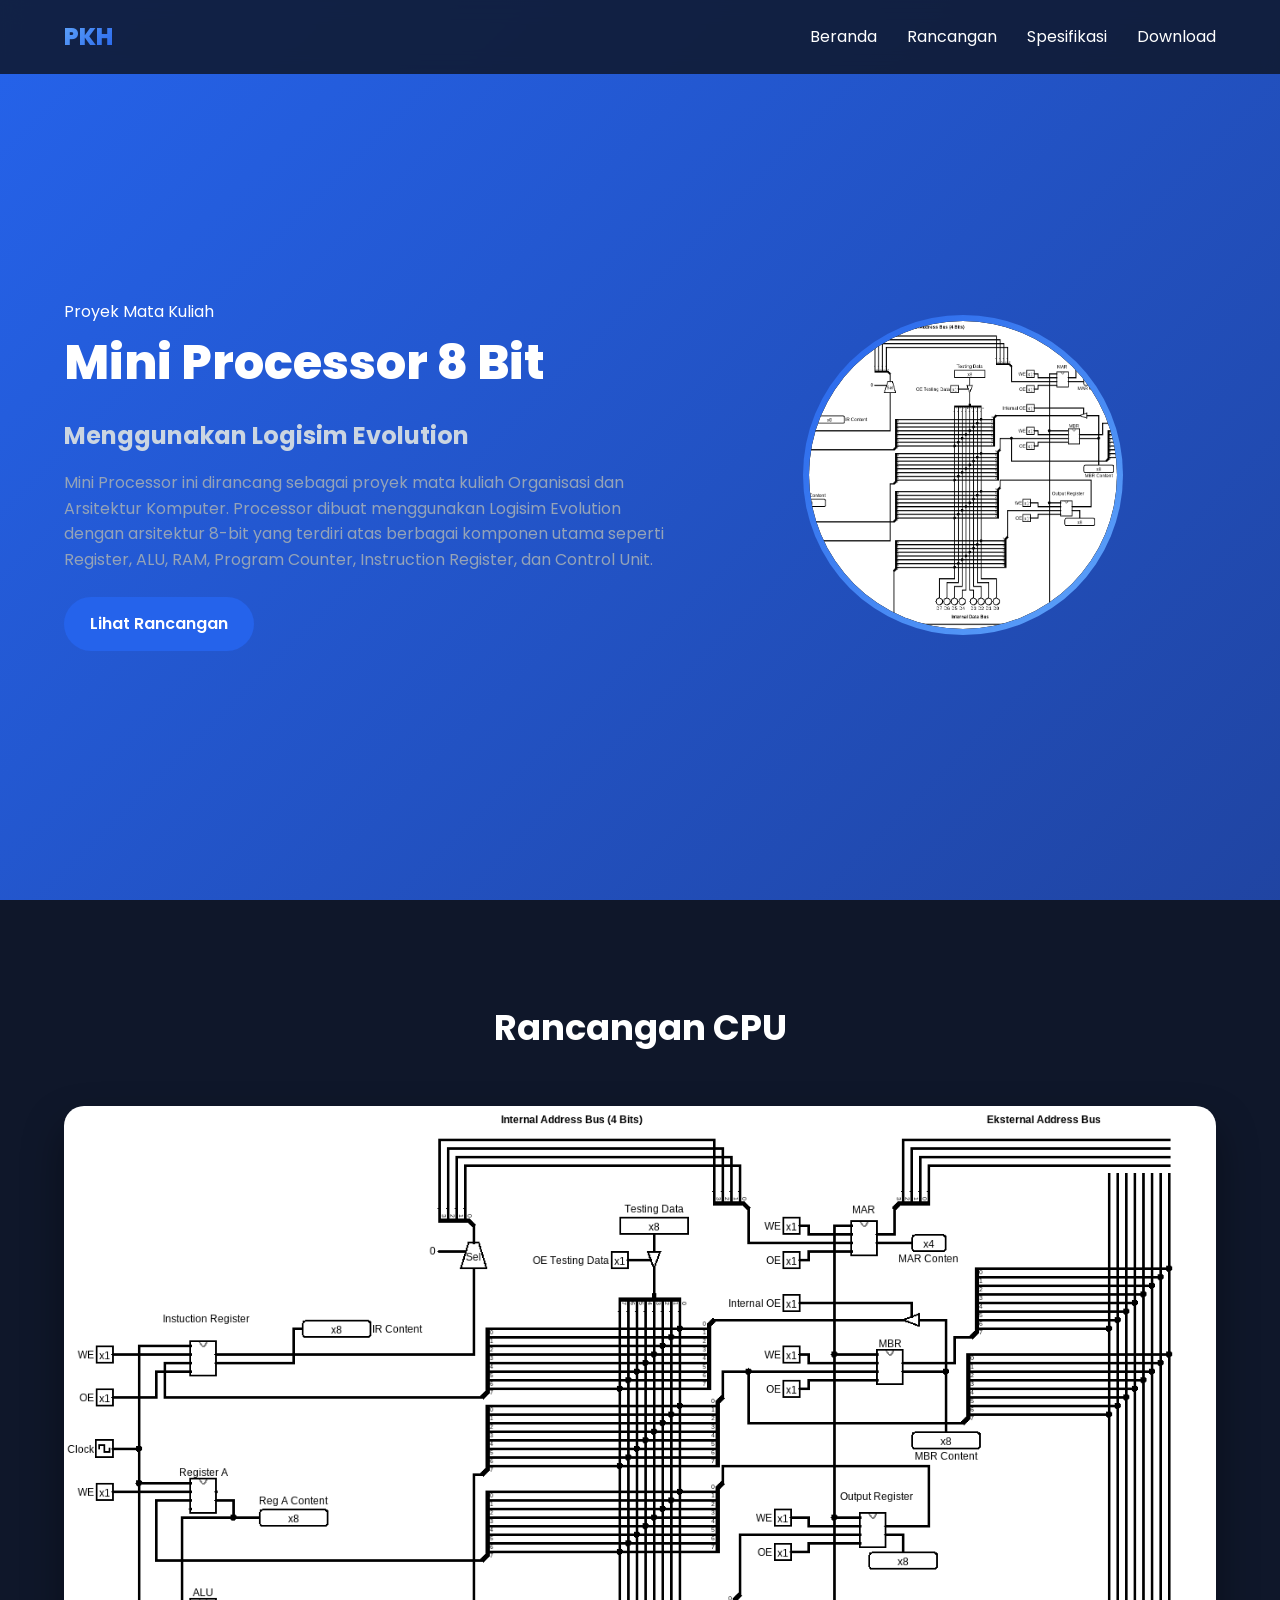
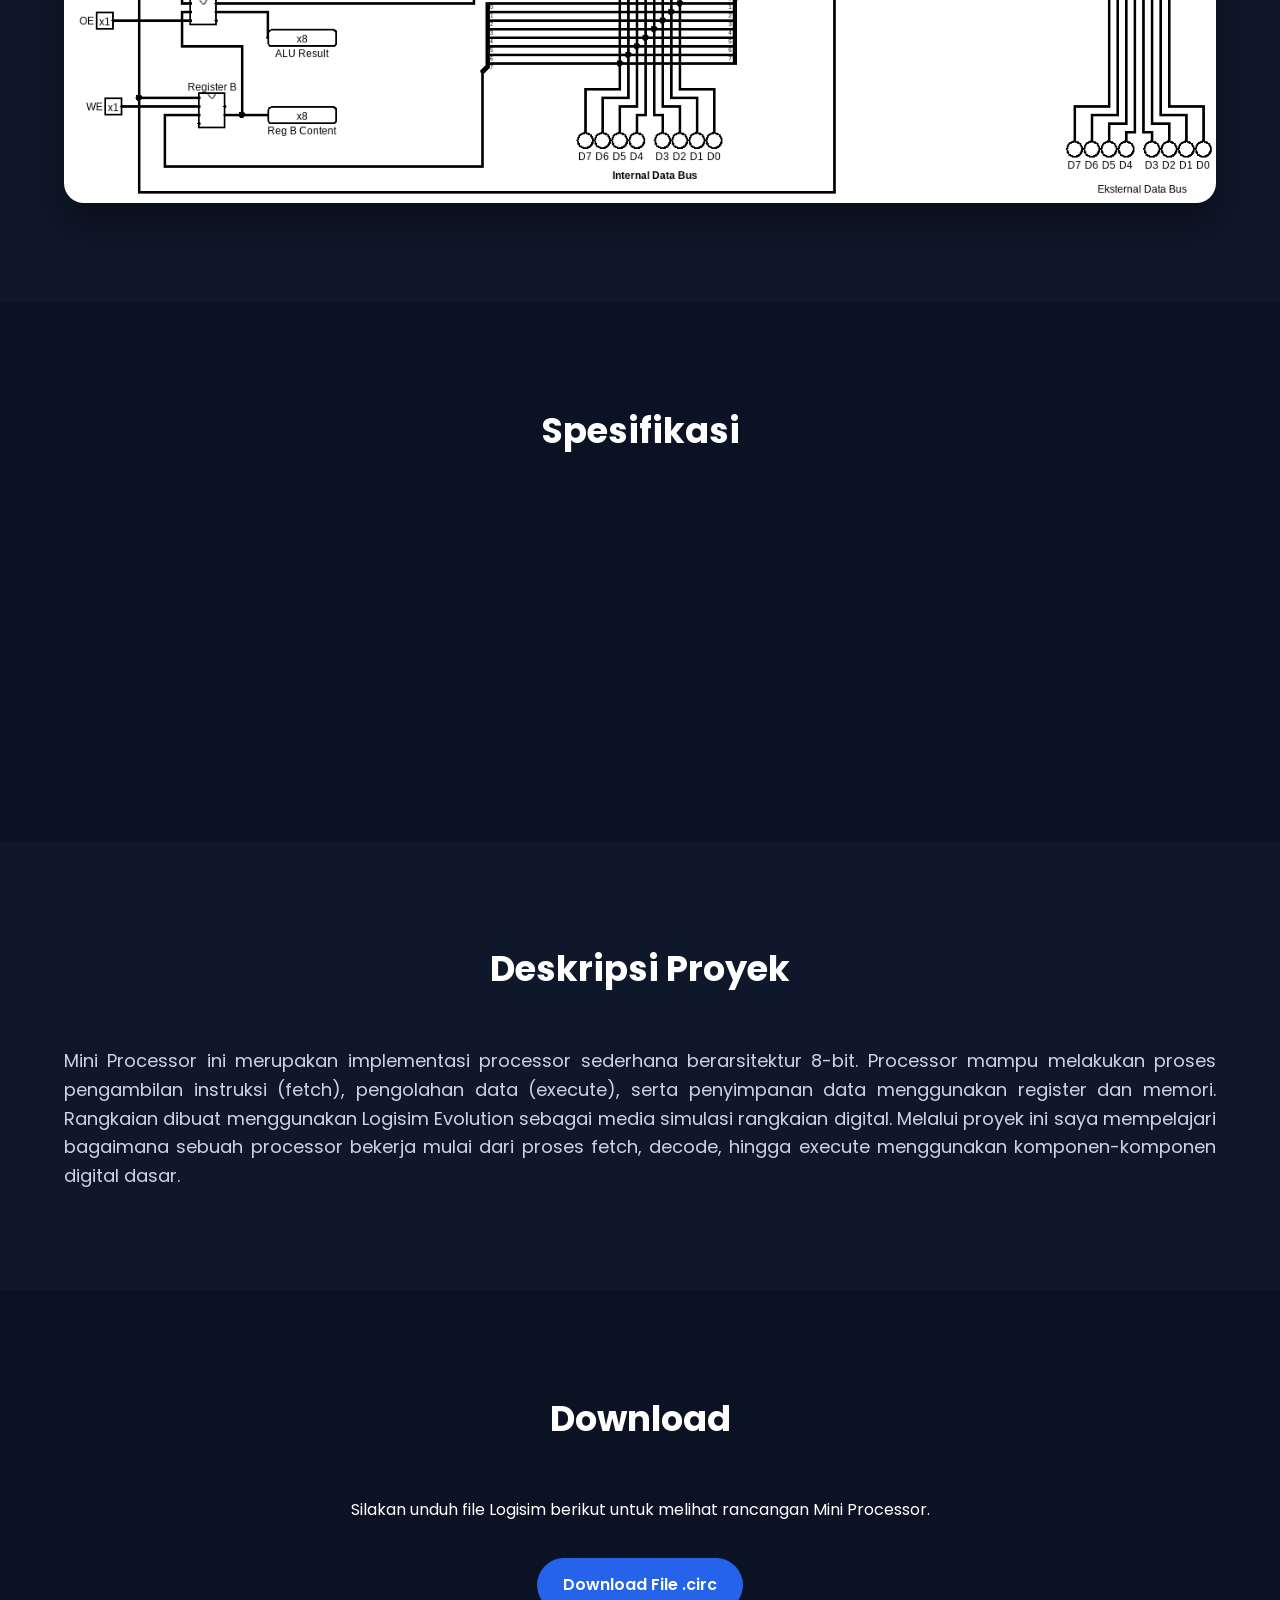
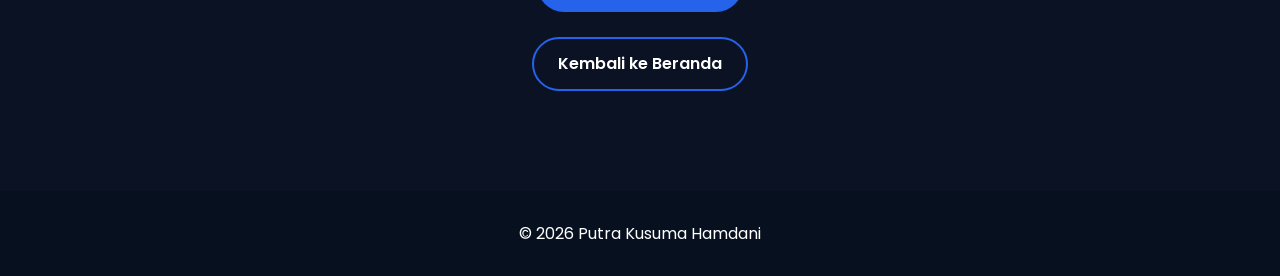
<file: detail-cpu.html>
<!DOCTYPE html>
<html lang="id">

<head>

    <meta charset="UTF-8">

    <meta name="viewport"
          content="width=device-width, initial-scale=1.0">

    <title>
        Mini Processor 8 Bit | Putra Kusuma Hamdani
    </title>

    <link rel="preconnect"
          href="https://fonts.googleapis.com">

    <link rel="preconnect"
          href="https://fonts.gstatic.com"
          crossorigin>

    <link href="https://fonts.googleapis.com/css2?family=Poppins:wght@300;400;500;600;700;800&display=swap"
          rel="stylesheet">

    <link rel="stylesheet"
          href="style.css">

</head>

<body>



<header class="navbar">

<div class="container nav-container">

<a href="index.html"
class="logo">

PKH

</a>

<nav>

<ul class="nav-menu">

<li>

<a href="index.html">

Beranda

</a>

</li>

<li>

<a href="#gambar">

Rancangan

</a>

</li>

<li>

<a href="#spesifikasi">

Spesifikasi

</a>

</li>

<li>

<a href="#download">

Download

</a>

</li>

</ul>

</nav>

</div>

</header>




<section
class="hero">

<div
class="container hero-container">

<div
class="hero-text">

<p
class="hero-greeting">

Proyek Mata Kuliah

</p>

<h1
class="hero-name">

Mini Processor 8 Bit

</h1>

<h2
class="hero-sub">

Menggunakan Logisim Evolution

</h2>

<p
class="hero-desc">

Mini Processor ini dirancang sebagai
proyek mata kuliah Organisasi dan
Arsitektur Komputer.

Processor dibuat menggunakan
Logisim Evolution dengan arsitektur
8-bit yang terdiri atas berbagai
komponen utama seperti Register,
ALU, RAM, Program Counter,
Instruction Register, dan Control Unit.

</p>

<a
href="#gambar"
class="btn btn-primary">

Lihat Rancangan

</a>

</div>

<div
class="hero-image">

<div
class="profile-ring">

<div
class="profile-photo">

<img
src="img/cpu.png"
alt="Mini Processor">

</div>

</div>

</div>

</div>

</section>





<section
class="section"
id="gambar">

<div
class="container">

<h2
class="section-title">

Rancangan CPU

</h2>

<img

src="img/cpu.png"

alt="Mini Processor"

style="

width:100%;
border-radius:20px;
box-shadow:0 20px 40px rgba(0,0,0,.4);

">

</div>

</section>






<section
class="section section-alt"
id="spesifikasi">

<div
class="container">

<h2
class="section-title">

Spesifikasi

</h2>

<div
class="skills-grid">

<div
class="skill-card">

<h3>

Arsitektur

</h3>

<p>

8 Bit Processor

</p>

</div>

<div
class="skill-card">

<h3>

Software

</h3>

<p>

Logisim Evolution

</p>

</div>

<div
class="skill-card">

<h3>

Komponen

</h3>

<p>

Register

</p>

</div>

<div
class="skill-card">

<h3>

Komponen

</h3>

<p>

Arithmetic Logic Unit

(ALU)

</p>

</div>

<div
class="skill-card">

<h3>

Komponen

</h3>

<p>

Program Counter

</p>

</div>

<div
class="skill-card">

<h3>

Komponen

</h3>

<p>

RAM

</p>

</div>

<div
class="skill-card">

<h3>

Komponen

</h3>

<p>

Instruction Register

</p>

</div>

<div
class="skill-card">

<h3>

Komponen

</h3>

<p>

Control Unit

</p>

</div>

</div>

</div>

</section>






<section
class="section">

<div
class="container">

<h2
class="section-title">

Deskripsi Proyek

</h2>

<p
style="font-size:18px;
color:#cbd5e1;
text-align:justify;">

Mini Processor ini merupakan implementasi
processor sederhana berarsitektur 8-bit.

Processor mampu melakukan proses
pengambilan instruksi (fetch),
pengolahan data (execute),
serta penyimpanan data menggunakan
register dan memori.

Rangkaian dibuat menggunakan
Logisim Evolution sebagai media
simulasi rangkaian digital.

Melalui proyek ini saya mempelajari
bagaimana sebuah processor bekerja
mulai dari proses fetch, decode,
hingga execute menggunakan
komponen-komponen digital dasar.

</p>

</div>

</section>







<section
class="section section-alt"
id="download">

<div
class="container">

<h2
class="section-title">

Download

</h2>

<p
style="text-align:center;
margin-bottom:35px;">

Silakan unduh file Logisim
berikut untuk melihat
rancangan Mini Processor.

</p>

<div
style="text-align:center;">

<a

href="cpu.circ"

download

class="btn btn-primary">

Download File .circ

</a>

<br><br>

<a

href="index.html"

class="btn btn-outline">

Kembali ke Beranda

</a>

</div>

</div>

</section>





<footer
class="footer">

<div
class="container">

<p
style="text-align:center;">

© 2026
Putra Kusuma Hamdani

</p>

</div>

</footer>

</body>

</html>
</file>
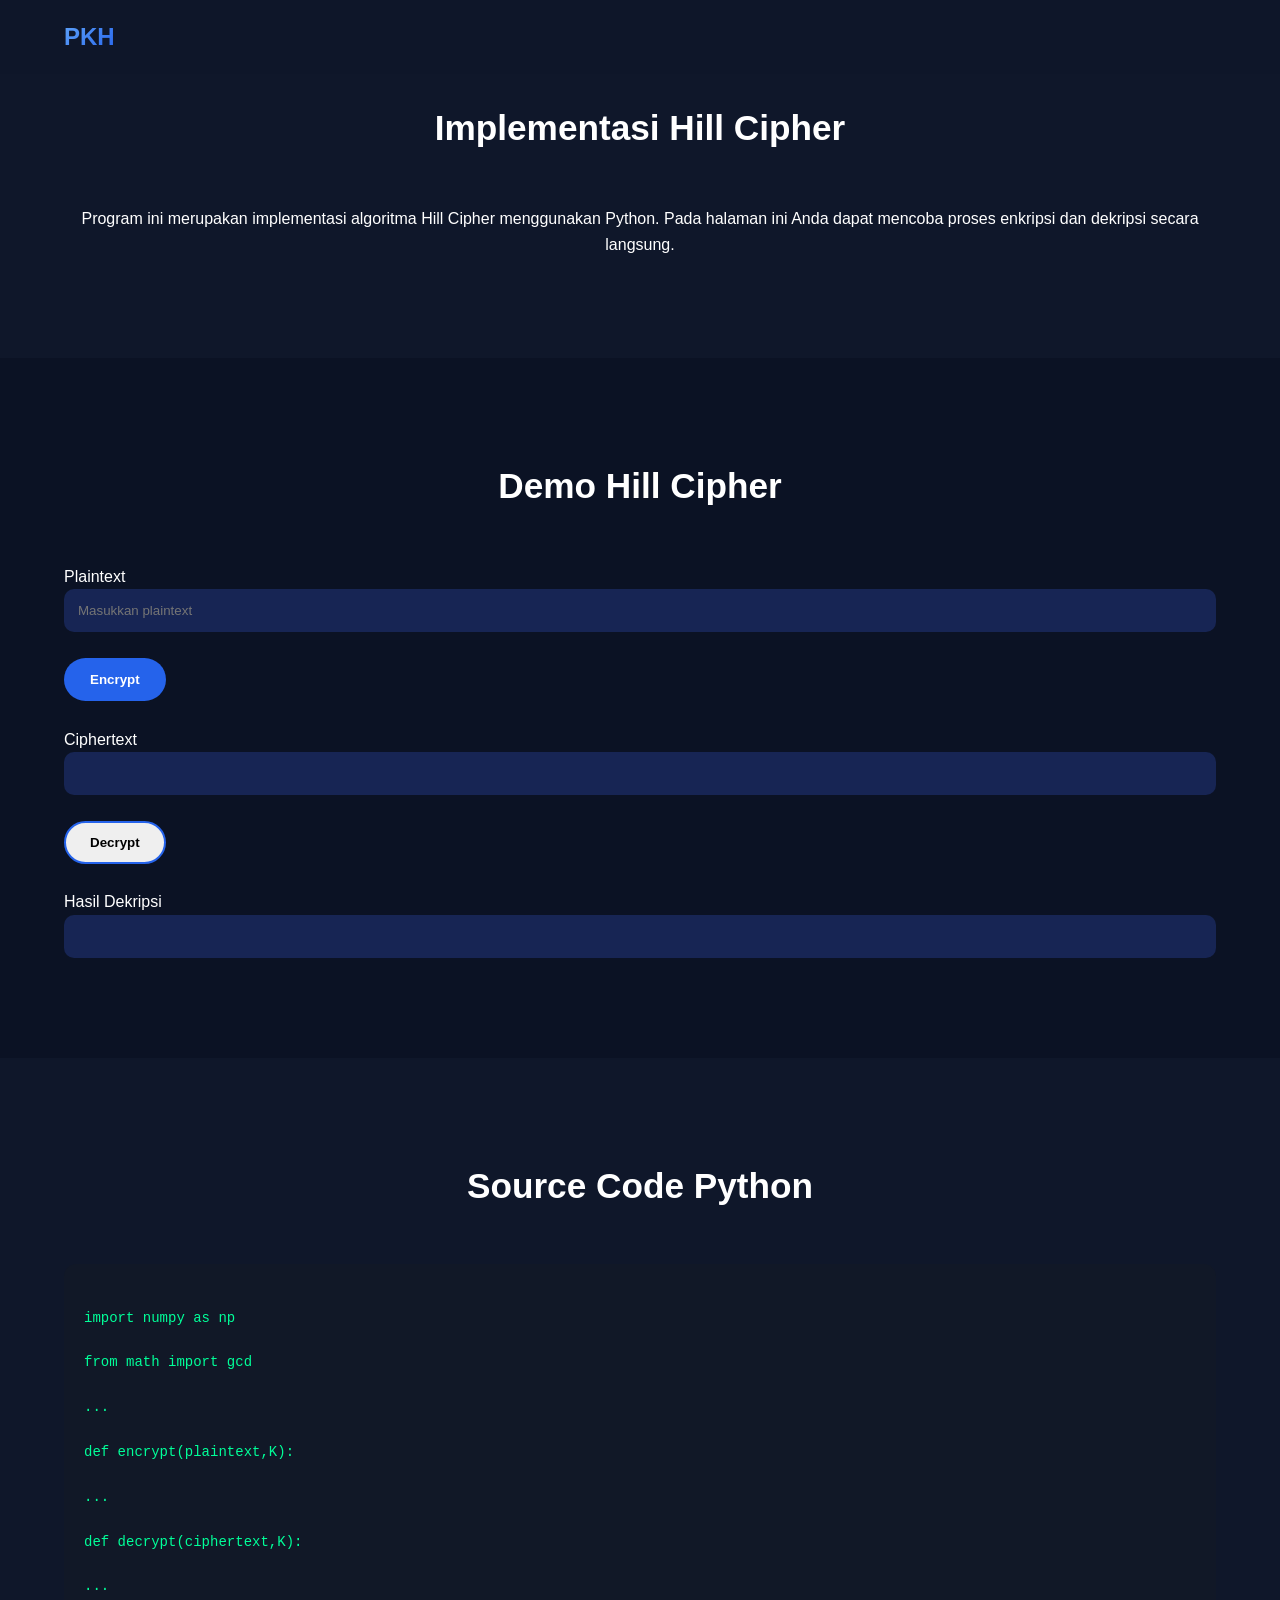
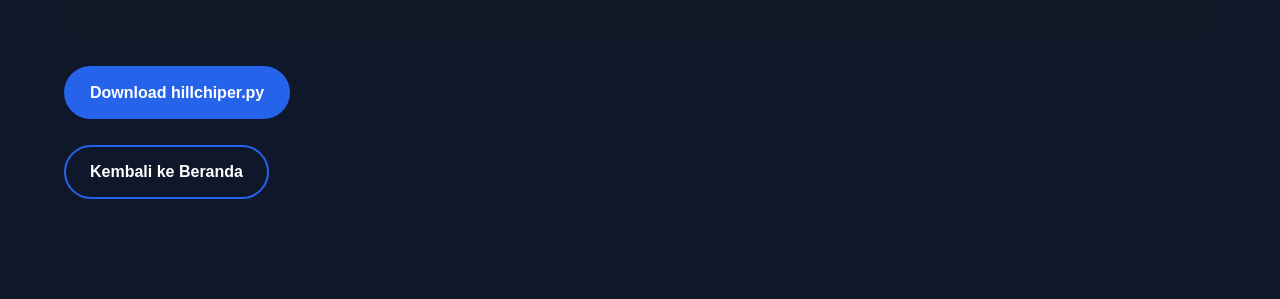
<file: detail-hc.html>
<!DOCTYPE html>
<html lang="id">

<head>

<meta charset="UTF-8">

<meta name="viewport"
content="width=device-width, initial-scale=1.0">

<title>Implementasi Hill Cipher</title>

<link rel="stylesheet" href="style.css">

</head>

<body>

<header class="navbar">

<div class="container nav-container">

<a href="index.html" class="logo">
PKH
</a>

</div>

</header>


<section class="section">

<div class="container">

<h1 class="section-title">

Implementasi Hill Cipher

</h1>

<p style="text-align:center;">

Program ini merupakan implementasi algoritma
Hill Cipher menggunakan Python.

Pada halaman ini Anda dapat mencoba
proses enkripsi dan dekripsi secara langsung.

</p>

</div>

</section>



<section class="section section-alt">

<div class="container">

<h2 class="section-title">

Demo Hill Cipher

</h2>


<label>

Plaintext

</label>

<input
type="text"
id="plain"
placeholder="Masukkan plaintext">


<br><br>


<button
class="btn btn-primary"
onclick="encrypt()">

Encrypt

</button>


<br><br>

<label>

Ciphertext

</label>

<input
type="text"
id="cipher"
readonly>

<br><br>

<button
class="btn btn-outline"
onclick="decrypt()">

Decrypt

</button>

<br><br>

<label>

Hasil Dekripsi

</label>

<input
type="text"
id="hasil"
readonly>

</div>

</section>



<section class="section">

<div class="container">

<h2 class="section-title">

Source Code Python

</h2>

<pre
style="
background:#111827;
padding:20px;
border-radius:12px;
overflow:auto;
color:#00ff99;
">

import numpy as np

from math import gcd

...

def encrypt(plaintext,K):

...

def decrypt(ciphertext,K):

...

</pre>

<br>

<a

href="hillchiper.py"

download

class="btn btn-primary">

Download hillchiper.py

</a>

<br><br>

<a

href="index.html"

class="btn btn-outline">

Kembali ke Beranda

</a>

</div>

</section>



<script>

const key = [

[3,3],

[2,5]

];

const inv = [

[15,17],

[20,9]

];

function textToNumbers(text){

text=text.toUpperCase().replace(/[^A-Z]/g,'');

let arr=[];

for(let i=0;i<text.length;i++){

arr.push(text.charCodeAt(i)-65);

}

while(arr.length%2!==0)

arr.push(23);

return arr;

}

function numbersToText(arr){

return arr.map(n=>String.fromCharCode((n%26)+65)).join('');

}

function encrypt(){

let nums=textToNumbers(

document.getElementById("plain").value

);

let hasil=[];

for(let i=0;i<nums.length;i+=2){

let a=nums[i];

let b=nums[i+1];

hasil.push((3*a+3*b)%26);

hasil.push((2*a+5*b)%26);

}

document.getElementById("cipher").value=

numbersToText(hasil);

}

function decrypt(){

let nums=textToNumbers(

document.getElementById("cipher").value

);

let hasil=[];

for(let i=0;i<nums.length;i+=2){

let a=nums[i];

let b=nums[i+1];

hasil.push((15*a+17*b)%26);

hasil.push((20*a+9*b)%26);

}

document.getElementById("hasil").value=

numbersToText(hasil);

}

</script>

</body>

</html>
</file>
<file: style.css>
/* ==========================================================
   Portfolio - Putra Kusuma Hamdani
   Pure CSS3 — Modern
========================================================== */

*{margin:0;padding:0;box-sizing:border-box}
html{scroll-behavior:smooth}
body{
font-family:'Poppins',sans-serif;
background:#0F172A;
color:#fff;
line-height:1.6;
overflow-x:hidden;
}
a{text-decoration:none;color:inherit}
ul{list-style:none}
img{max-width:100%;display:block}
.container{width:90%;max-width:1180px;margin:auto}

/* BUTTON */
.btn{
display:inline-block;
padding:12px 24px;
border-radius:50px;
font-weight:600;
transition:.3s;
border:2px solid transparent;
}
.btn-primary{
background:#2563EB;
color:#fff;
}
.btn-primary:hover{
background:#1D4ED8;
}
.btn-outline{
border:2px solid #2563EB;
}
.btn-outline:hover{
background:#2563EB;
}
.btn-small{
padding:8px 18px;
background:#2563EB;
color:#fff;
border-radius:30px;
}

/* NAVBAR */
.navbar{
position:fixed;
top:0;
left:0;
width:100%;
padding:18px 0;
background:rgba(15,23,42,.85);
backdrop-filter:blur(10px);
z-index:999;
transition:.3s;
}
.navbar.scrolled{
box-shadow:0 5px 20px rgba(0,0,0,.35);
}
.nav-container{
display:flex;
justify-content:space-between;
align-items:center;
}
.logo{
font-size:1.5rem;
font-weight:800;
background:linear-gradient(135deg,#60A5FA,#2563EB);
-webkit-background-clip:text;
color:transparent;
}
.nav-menu{display:flex;gap:30px}

/* HERO */
.hero{
min-height:100vh;
display:flex;
align-items:center;
padding:120px 0 70px;
background:linear-gradient(-45deg,#0F172A,#1E293B,#1E3A8A,#2563EB);
background-size:400% 400%;
animation:bg 15s infinite;
}
@keyframes bg{
0%{background-position:0 50%}
50%{background-position:100% 50%}
100%{background-position:0 50%}
}
.hero-container{
display:grid;
grid-template-columns:1.2fr 1fr;
gap:40px;
align-items:center;
}
.hero-name{
font-size:3rem;
font-weight:800;
}
.hero-sub{color:#cbd5e1;margin:15px 0}
.hero-desc{color:#94A3B8;margin-bottom:25px}
.hero-buttons{display:flex;gap:15px}

.profile-ring{
width:320px;
height:320px;
border-radius:50%;
padding:6px;
background:linear-gradient(135deg,#2563EB,#60A5FA);
margin:auto;
}
.profile-photo{
width:100%;
height:100%;
border-radius:50%;
overflow:hidden;
background:#111827;
}
.profile-photo img{
width:100%;
height:100%;
object-fit:cover;
border-radius:50%;
display:block;
}

/* SECTION */
.section{padding:100px 0}
.section-alt{background:#0B1224}
.section-title{
text-align:center;
font-size:2.2rem;
margin-bottom:50px;
}

/* ABOUT */
.about-grid{
display:grid;
grid-template-columns:1fr 1.4fr;
gap:40px;
align-items:center;
}
.about-photo{
border-radius:24px;
overflow:hidden;
box-shadow:0 10px 30px rgba(0,0,0,.3);
}
.about-photo img{
width:100%;
height:100%;
object-fit:cover;
display:block;
}
.about-text p{color:#94A3B8;margin-bottom:15px}
.about-list li{padding:8px 0}

/* SKILLS */
.skills-grid{
display:grid;
grid-template-columns:repeat(auto-fit,minmax(220px,1fr));
gap:20px;
}
.skill-card{
padding:25px;
background:#162033;
border-radius:15px;
transition:.3s;
}
.skill-card:hover{
transform:translateY(-6px);
}

/* PROJECT */
.projects-grid{
display:grid;
grid-template-columns:repeat(auto-fit,minmax(300px,1fr));
gap:30px;
}
.project-card{
background:#162033;
border-radius:18px;
overflow:hidden;
transition:.3s;
}
.project-card:hover{
transform:translateY(-8px);
}
.project-image{
height:180px;
background:linear-gradient(135deg,var(--g1,#2563EB),var(--g2,#0F172A));
display:flex;
justify-content:center;
align-items:center;
font-size:2rem;
font-weight:800;
letter-spacing:3px;
transition:.3s;
}
.project-card:hover .project-image{
transform:scale(1.05);
}
.project-body{
padding:20px;
}
.project-body p{
color:#94A3B8;
margin:12px 0 18px;
}

/* FORM */
.contact-form{
max-width:650px;
margin:auto;
}
.form-group{margin-bottom:18px}
.form-group input,
.form-group textarea,
input{
width:100%;
padding:14px;
border:none;
border-radius:10px;
background:#172554;
color:#fff;
}
textarea{resize:vertical}

/* FOOTER */
.footer{
padding:30px 0;
background:#07101F;
}
.footer-container{
display:flex;
justify-content:space-between;
align-items:center;
flex-wrap:wrap;
}
.social{display:flex;gap:10px}
.social-link{
padding:8px 14px;
border:1px solid #2563EB;
border-radius:20px;
}

/* DETAIL */
.detail-image{
width:100%;
border-radius:20px;
margin:25px 0;
}
.detail-text{
color:#cbd5e1;
text-align:justify;
}
pre{
background:#111827;
padding:20px;
border-radius:12px;
overflow:auto;
color:#7CFC98;
font-size:14px;
}
.demo-box{
max-width:700px;
margin:auto;
padding:30px;
background:#162033;
border-radius:18px;
}

/* ANIMATION */
.fade-in,.slide-left,.slide-right,.skill-card,.project-card{
opacity:0;
transform:translateY(25px);
transition:.7s;
}
.visible{
opacity:1;
transform:none;
}

/* RESPONSIVE */
@media(max-width:900px){
.hero-container,.about-grid{grid-template-columns:1fr;text-align:center}
.hero-buttons{justify-content:center}
}
</file>
